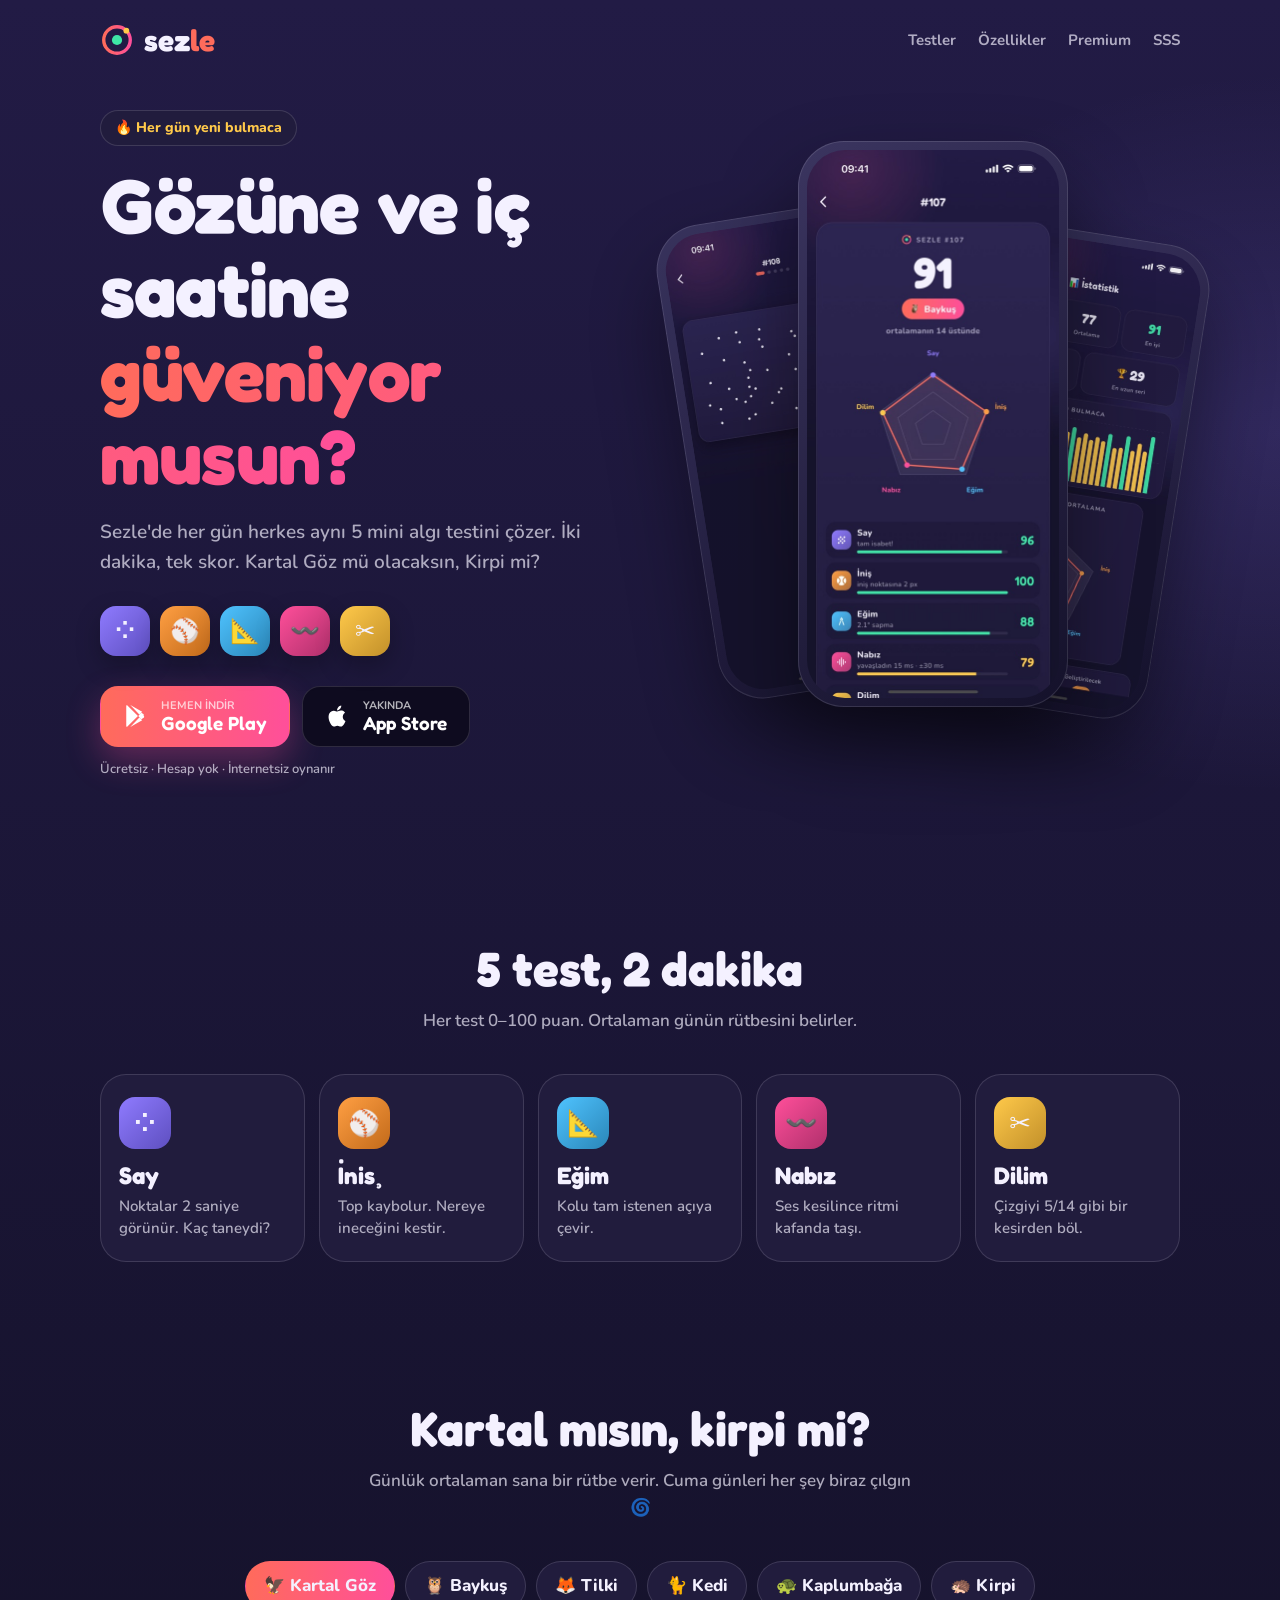
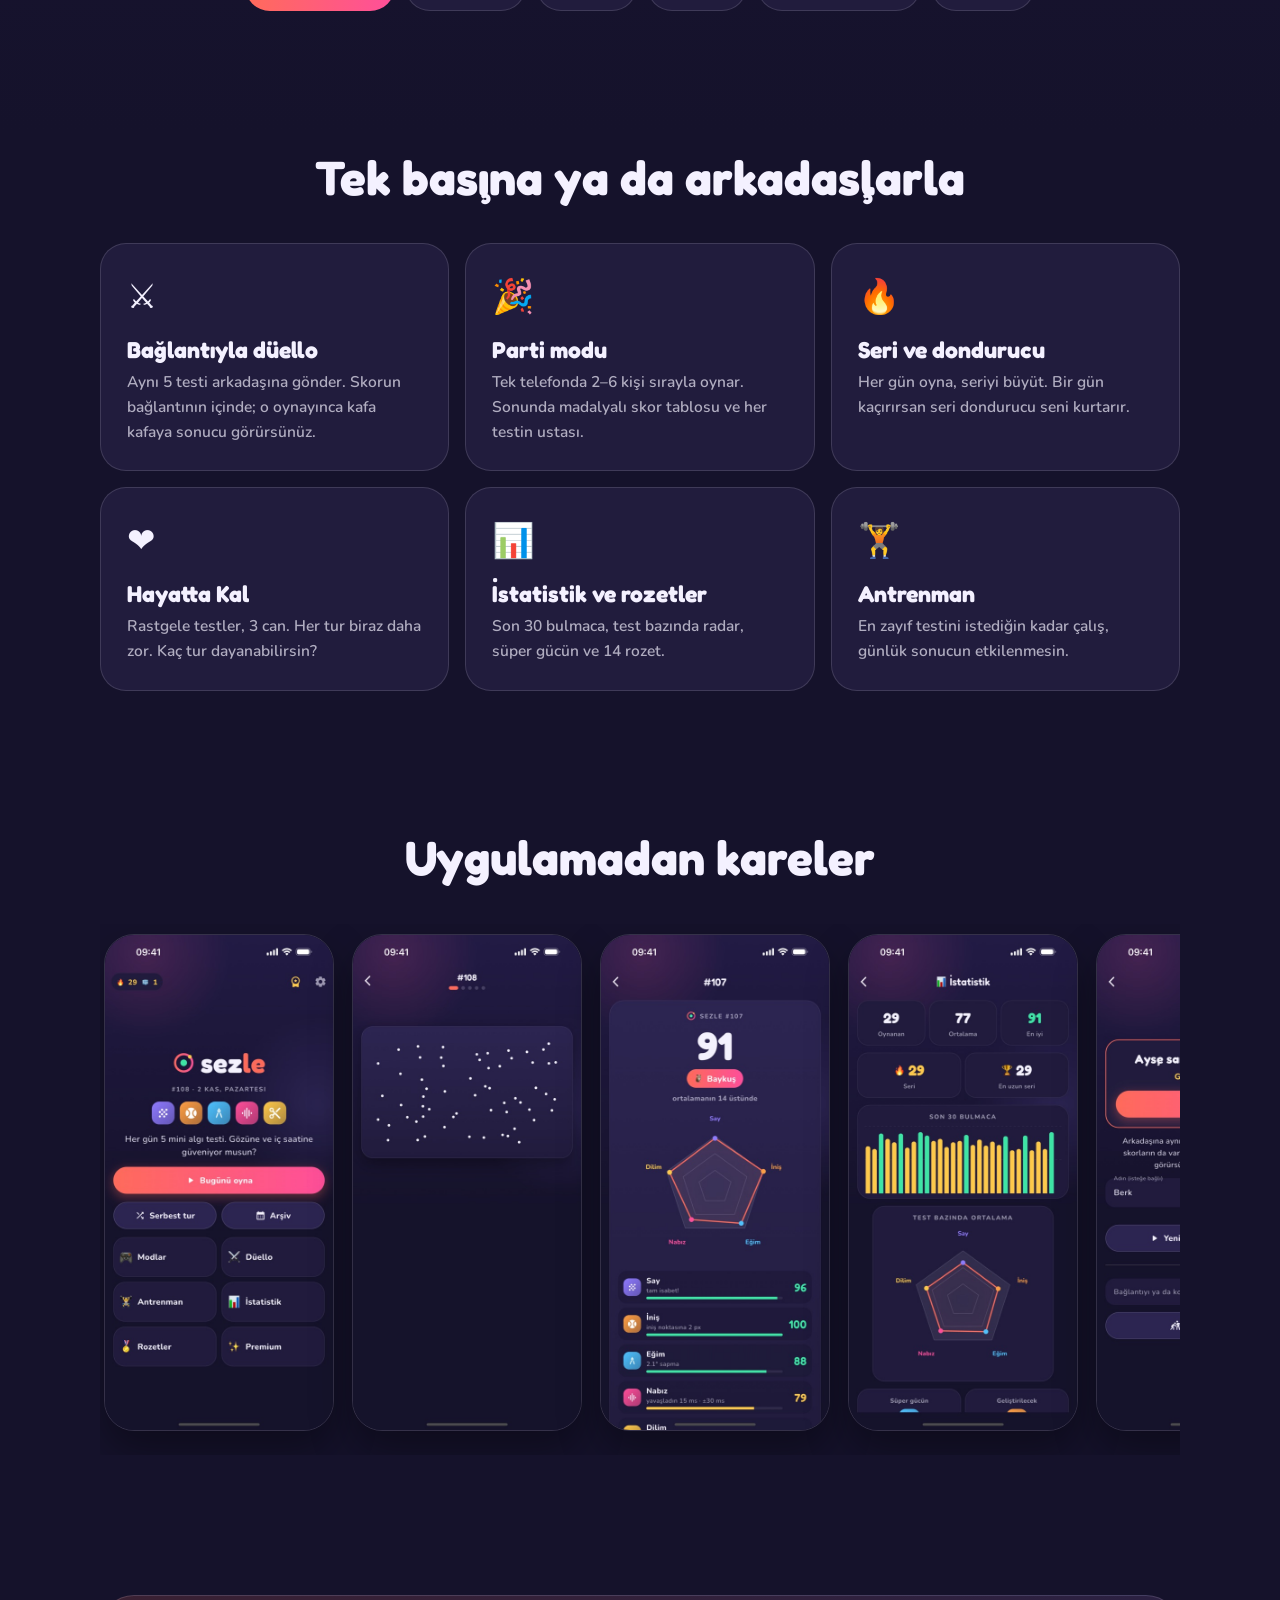
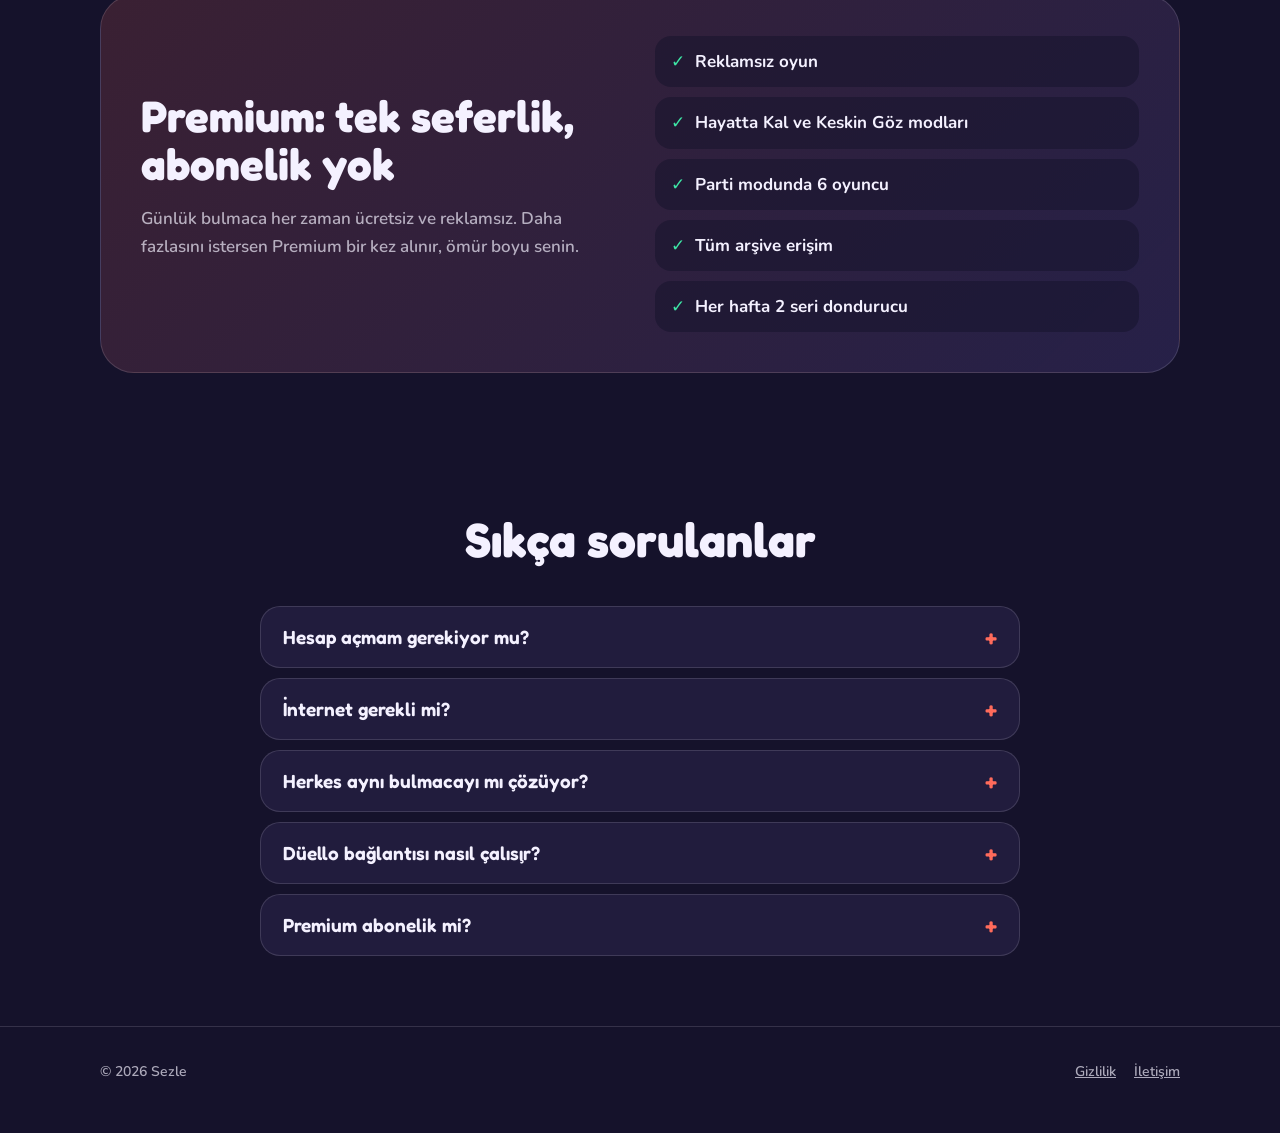
<file: index.html>
<!doctype html>
<html lang="tr">
<head>
<meta charset="utf-8">
<meta name="viewport" content="width=device-width, initial-scale=1">
<title>Sezle — Günlük algı oyunu</title>
<meta name="description" content="Her gün 5 mini algı testi: Say, İniş, Eğim, Nabız, Dilim. İki dakika, tek skor. Seri yap, arkadaşına meydan oku.">
<meta property="og:title" content="Sezle — Günlük algı oyunu">
<meta property="og:description" content="Her gün 5 mini algı testi. Kartal Göz mü olacaksın, Kirpi mi?">
<meta property="og:image" content="https://sezle.vercel.app/img/icon.png">
<meta name="theme-color" content="#15122B">
<link rel="icon" href="/favicon.png">
<link rel="apple-touch-icon" href="/apple-touch-icon.png">
<link rel="preconnect" href="https://fonts.googleapis.com">
<link rel="preconnect" href="https://fonts.gstatic.com" crossorigin>
<link rel="stylesheet" href="https://fonts.googleapis.com/css2?family=Fredoka:wght@600;700&family=Nunito:wght@600;700;800&display=swap">
<link rel="stylesheet" href="/style.css">
</head>
<body>
<div class="wrap">
  <nav>
    <a class="brand" href="/"><svg class="logo" viewBox="0 0 40 40"><defs><linearGradient id="lg" x1="0" x2="1"><stop offset="0" stop-color="#FF6B5B"/><stop offset="1" stop-color="#FF4F9A"/></linearGradient></defs><circle cx="20" cy="20" r="15.6" fill="none" stroke="url(#lg)" stroke-width="4"/><circle cx="20" cy="20" r="6" fill="#3EE6A6"/><circle cx="31" cy="9" r="3.4" fill="#FFC94A"/></svg><span>sez<span class="le">le</span></span></a>
    <div class="links"><a href="#testler">Testler</a><a href="#ozellikler">Özellikler</a><a href="#premium">Premium</a><a href="#sss">SSS</a></div>
  </nav>

  <header class="hero">
    <div>
      <span class="eyebrow">🔥 Her gün yeni bulmaca</span>
      <h1>Gözüne ve iç saatine <em>güveniyor musun?</em></h1>
      <p class="lead">Sezle'de her gün herkes aynı 5 mini algı testini çözer. İki dakika, tek skor. Kartal Göz mü olacaksın, Kirpi mi?</p>
      <div class="badges">
        <span class="badge c-violet">⁘</span><span class="badge c-orange">⚾</span><span class="badge c-sky">📐</span><span class="badge c-pink">〰️</span><span class="badge c-gold">✂️</span>
      </div>
      <div class="cta">
        <a class="store primary" href="https://play.google.com/store/apps/details?id=com.sezle.app">
          <svg viewBox="0 0 24 24"><path d="M3.6 1.8 13.8 12 3.6 22.2c-.4-.2-.6-.6-.6-1.1V2.9c0-.5.2-.9.6-1.1Zm11.5 11.5 2.6 2.6-11 6.3 8.4-8.9Zm0-2.6L6.7 1.8l11 6.3-2.6 2.6Zm4 1.1c.6.4.6 1.4 0 1.8l-2.2 1.3-2.8-2.9 2.8-2.9 2.2 1.3Z"/></svg>
          <span><small>HEMEN İNDİR</small><b>Google Play</b></span></a>
        <a class="store" href="#" aria-disabled="true">
          <svg viewBox="0 0 24 24"><path d="M16.4 12.6c0-2.4 2-3.6 2.1-3.7-1.1-1.7-2.9-1.9-3.5-1.9-1.5-.2-2.9.9-3.7.9-.8 0-1.9-.9-3.2-.8-1.6 0-3.1 1-4 2.4-1.7 3-.4 7.4 1.2 9.8.8 1.2 1.8 2.5 3 2.4 1.2 0 1.7-.8 3.1-.8 1.5 0 1.9.8 3.2.8 1.3 0 2.2-1.2 3-2.4.9-1.4 1.3-2.7 1.3-2.8 0 0-2.5-1-2.5-3.9ZM14 5.4c.7-.8 1.1-1.9 1-3-1 0-2.1.7-2.8 1.5-.6.7-1.2 1.8-1 2.9 1.1.1 2.1-.6 2.8-1.4Z"/></svg>
          <span><small>YAKINDA</small><b>App Store</b></span></a>
      </div>
      <p class="soon">Ücretsiz · Hesap yok · İnternetsiz oynanır</p>
    </div>
    <div class="phones">
      <div class="glow"></div>
      <div class="phone b"><img src="/img/04-play.jpg" alt="Say testi: ekranda beliren noktalar"></div>
      <div class="phone c"><img src="/img/07-stats.jpg" alt="İstatistik ekranı"></div>
      <div class="phone a"><img src="/img/03-results.jpg" alt="Günün sonucu: 91, Baykuş rütbesi ve radar grafiği"></div>
    </div>
  </header>
</div>

<section id="testler">
  <div class="wrap">
    <div class="sec-title"><h2>5 test, 2 dakika</h2><p>Her test 0–100 puan. Ortalaman günün rütbesini belirler.</p></div>
    <div class="tests">
      <div class="test"><div class="ic c-violet">⁘</div><h3>Say</h3><p>Noktalar 2 saniye görünür. Kaç taneydi?</p></div>
      <div class="test"><div class="ic c-orange">⚾</div><h3>İniş</h3><p>Top kaybolur. Nereye ineceğini kestir.</p></div>
      <div class="test"><div class="ic c-sky">📐</div><h3>Eğim</h3><p>Kolu tam istenen açıya çevir.</p></div>
      <div class="test"><div class="ic c-pink">〰️</div><h3>Nabız</h3><p>Ses kesilince ritmi kafanda taşı.</p></div>
      <div class="test"><div class="ic c-gold">✂️</div><h3>Dilim</h3><p>Çizgiyi 5/14 gibi bir kesirden böl.</p></div>
    </div>
  </div>
</section>

<section>
  <div class="wrap">
    <div class="sec-title"><h2>Kartal mısın, kirpi mi?</h2><p>Günlük ortalaman sana bir rütbe verir. Cuma günleri her şey biraz çılgın 🌀</p></div>
    <div class="ranks">
      <span class="rank top">🦅 Kartal Göz</span><span class="rank">🦉 Baykuş</span><span class="rank">🦊 Tilki</span><span class="rank">🐈 Kedi</span><span class="rank">🐢 Kaplumbağa</span><span class="rank">🦔 Kirpi</span>
    </div>
  </div>
</section>

<section id="ozellikler">
  <div class="wrap">
    <div class="sec-title"><h2>Tek başına ya da arkadaşlarla</h2></div>
    <div class="features">
      <div class="feat"><div class="e">⚔️</div><h3>Bağlantıyla düello</h3><p>Aynı 5 testi arkadaşına gönder. Skorun bağlantının içinde; o oynayınca kafa kafaya sonucu görürsünüz.</p></div>
      <div class="feat"><div class="e">🎉</div><h3>Parti modu</h3><p>Tek telefonda 2–6 kişi sırayla oynar. Sonunda madalyalı skor tablosu ve her testin ustası.</p></div>
      <div class="feat"><div class="e">🔥</div><h3>Seri ve dondurucu</h3><p>Her gün oyna, seriyi büyüt. Bir gün kaçırırsan seri dondurucu seni kurtarır.</p></div>
      <div class="feat"><div class="e">❤️</div><h3>Hayatta Kal</h3><p>Rastgele testler, 3 can. Her tur biraz daha zor. Kaç tur dayanabilirsin?</p></div>
      <div class="feat"><div class="e">📊</div><h3>İstatistik ve rozetler</h3><p>Son 30 bulmaca, test bazında radar, süper gücün ve 14 rozet.</p></div>
      <div class="feat"><div class="e">🏋️</div><h3>Antrenman</h3><p>En zayıf testini istediğin kadar çalış, günlük sonucun etkilenmesin.</p></div>
    </div>
  </div>
</section>

<section>
  <div class="wrap">
    <div class="sec-title"><h2>Uygulamadan kareler</h2></div>
    <div class="gallery">
      <img src="/img/01-home.jpg" alt="Ana ekran" loading="lazy">
      <img src="/img/04-play.jpg" alt="Say testi" loading="lazy">
      <img src="/img/03-results.jpg" alt="Sonuç ekranı" loading="lazy">
      <img src="/img/07-stats.jpg" alt="İstatistikler" loading="lazy">
      <img src="/img/09-duel.jpg" alt="Düello daveti" loading="lazy">
      <img src="/img/08-modes.jpg" alt="Modlar" loading="lazy">
    </div>
  </div>
</section>

<section id="premium">
  <div class="wrap">
    <div class="premium">
      <div>
        <h2>Premium: tek seferlik, abonelik yok</h2>
        <p style="color:var(--dim)">Günlük bulmaca her zaman ücretsiz ve reklamsız. Daha fazlasını istersen Premium bir kez alınır, ömür boyu senin.</p>
      </div>
      <ul>
        <li>Reklamsız oyun</li>
        <li>Hayatta Kal ve Keskin Göz modları</li>
        <li>Parti modunda 6 oyuncu</li>
        <li>Tüm arşive erişim</li>
        <li>Her hafta 2 seri dondurucu</li>
      </ul>
    </div>
  </div>
</section>

<section id="sss">
  <div class="wrap">
    <div class="sec-title"><h2>Sıkça sorulanlar</h2></div>
    <div class="faq">
      <details><summary>Hesap açmam gerekiyor mu?</summary><p>Hayır. Sezle hesap istemez; skorların ve serin yalnızca kendi cihazında tutulur.</p></details>
      <details><summary>İnternet gerekli mi?</summary><p>Günlük bulmaca ve tüm testler internetsiz oynanır. Reklamlar ve paylaşım için bağlantı gerekir.</p></details>
      <details><summary>Herkes aynı bulmacayı mı çözüyor?</summary><p>Evet. Her gün dünyadaki tüm oyuncular aynı 5 testi çözer, bu yüzden skorlarınızı karşılaştırabilirsiniz.</p></details>
      <details><summary>Düello bağlantısı nasıl çalışır?</summary><p>Bağlantı testlerin tohumunu ve senin skorlarını taşır. Arkadaşın açınca aynı testleri oynar, sonunda iki radar üst üste gelir.</p></details>
      <details><summary>Premium abonelik mi?</summary><p>Hayır, tek seferlik satın alımdır. Telefon değiştirirsen "Satın alımı geri yükle" ile geri alırsın.</p></details>
    </div>
  </div>
</section>

<footer>
  <div class="wrap">
    <span>© 2026 Sezle</span>
    <span><a href="/privacy">Gizlilik</a><a href="mailto:berkalimeral@gmail.com">İletişim</a></span>
  </div>
</footer>
</body>
</html>
</file>
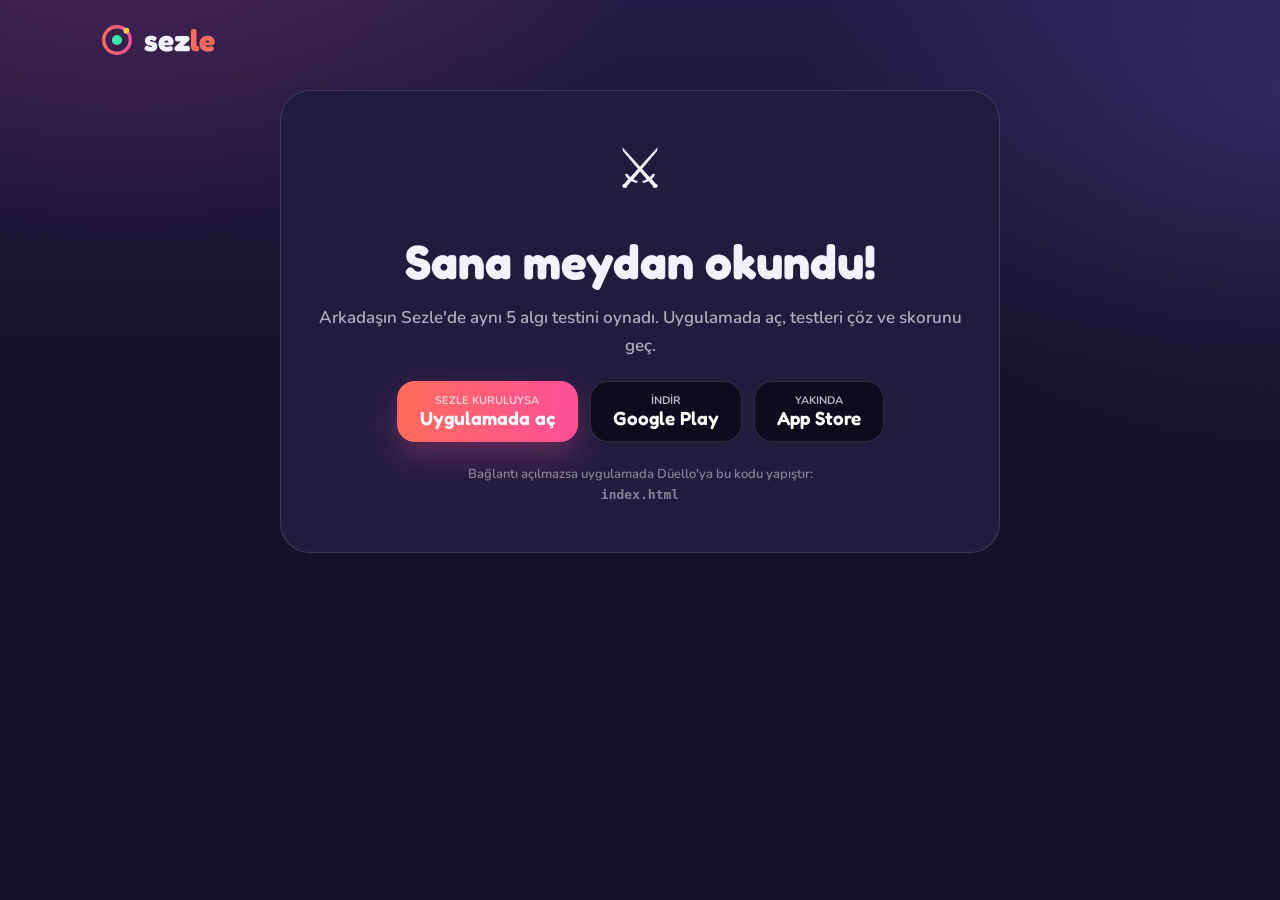
<file: d/index.html>
<!doctype html>
<html lang="tr">
<head>
<meta charset="utf-8">
<title>Sezle düellosu</title>
<meta property="og:title" content="Sezle düellosu ⚔️">
<meta property="og:description" content="Arkadaşın sana meydan okuyor. Aynı 5 algı testini oyna, skorunu geç!">
<meta property="og:image" content="https://sezle.vercel.app/img/icon.png">
<meta name="viewport" content="width=device-width, initial-scale=1">
<meta name="theme-color" content="#15122B">
<link rel="icon" href="/favicon.png">
<link rel="stylesheet" href="https://fonts.googleapis.com/css2?family=Fredoka:wght@600;700&family=Nunito:wght@600;700;800&display=swap">
<link rel="stylesheet" href="/style.css">
</head>
<body>
<div class="wrap"><nav><a class="brand" href="/"><svg class="logo" viewBox="0 0 40 40"><defs><linearGradient id="lg" x1="0" x2="1"><stop offset="0" stop-color="#FF6B5B"/><stop offset="1" stop-color="#FF4F9A"/></linearGradient></defs><circle cx="20" cy="20" r="15.6" fill="none" stroke="url(#lg)" stroke-width="4"/><circle cx="20" cy="20" r="6" fill="#3EE6A6"/><circle cx="31" cy="9" r="3.4" fill="#FFC94A"/></svg><span>sez<span class="le">le</span></span></a></nav></div>
<main class="page">
  <div class="card">
    <div style="font-size:56px">⚔️</div>
    <h1>Sana meydan okundu!</h1>
    <p>Arkadaşın Sezle'de aynı 5 algı testini oynadı. Uygulamada aç, testleri çöz ve skorunu geç.</p>
    <div class="cta" style="justify-content:center;margin-top:22px">
      <a class="store primary" id="open" href="#"><span><small>SEZLE KURULUYSA</small><b>Uygulamada aç</b></span></a>
      <a class="store" href="https://play.google.com/store/apps/details?id=com.sezle.app"><span><small>İNDİR</small><b>Google Play</b></span></a>
      <a class="store" href="#"><span><small>YAKINDA</small><b>App Store</b></span></a>
    </div>
    <p style="font-size:13px;margin-top:22px;word-break:break-all;opacity:.7">Bağlantı açılmazsa uygulamada Düello'ya bu kodu yapıştır:<br><code id="code"></code></p>
  </div>
</main>
<script>
  // https://sezle.app/d/SZ1-xxxx → sezle://d/SZ1-xxxx (Universal/App Links open the app
  // directly when installed; this page is the fallback).
  var code = location.pathname.split('/d/')[1] || location.hash.slice(1);
  var deep = 'sezle://d/' + code;
  document.getElementById('open').href = deep;
  document.getElementById('code').textContent = code;
  if (code) setTimeout(function () { location.href = deep; }, 300);
</script>
</body>
</html>
</file>
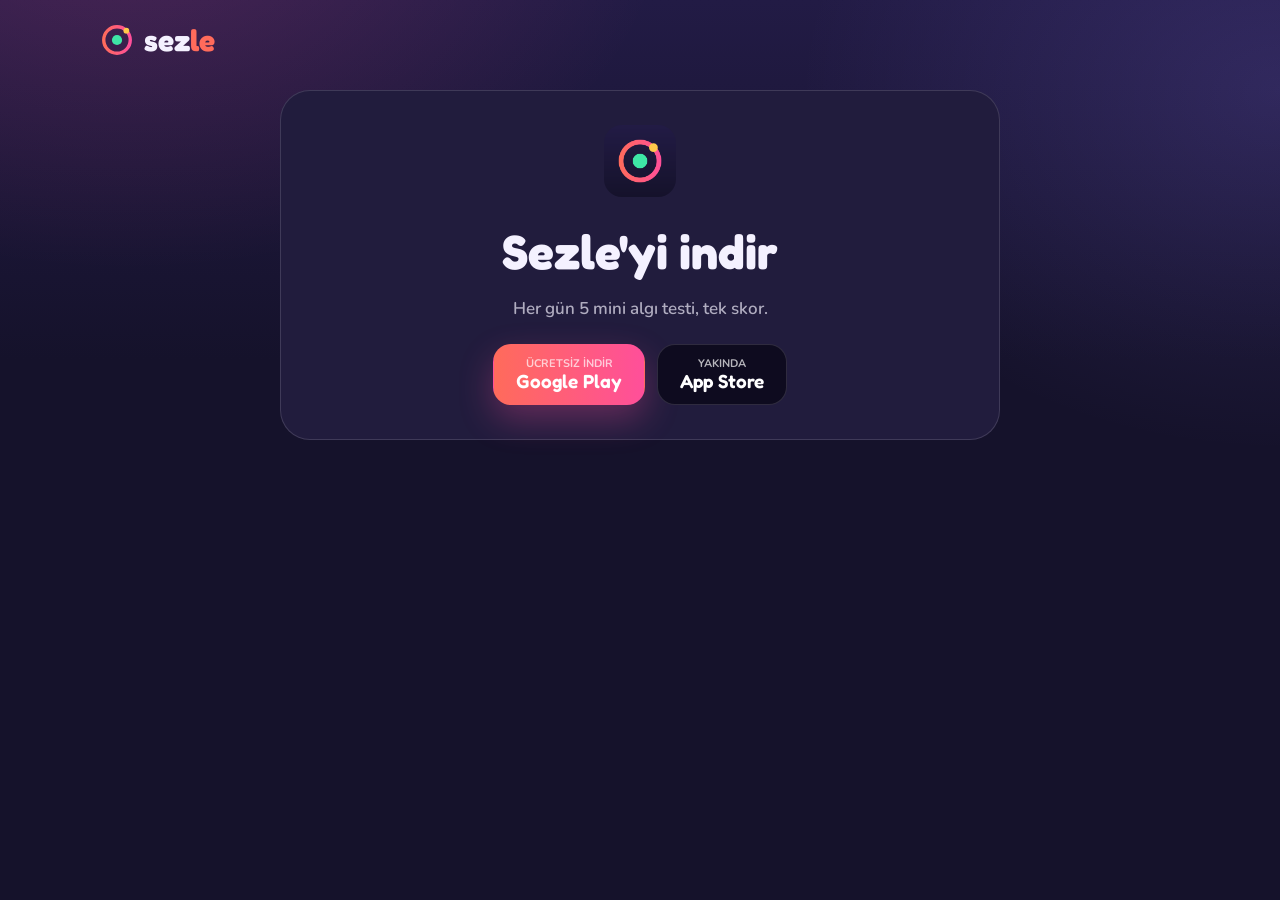
<file: indir.html>
<!doctype html>
<html lang="tr">
<head>
<meta charset="utf-8">
<title>Sezle'yi indir</title>
<meta property="og:title" content="Sezle: Günlük Algı Oyunu">
<meta property="og:description" content="Her gün 5 mini algı testi, tek skor. Google Play'den ücretsiz indir.">
<meta property="og:image" content="https://sezle.vercel.app/img/icon.png">
<meta name="viewport" content="width=device-width, initial-scale=1">
<meta name="theme-color" content="#15122B">
<link rel="icon" href="/favicon.png">
<link rel="stylesheet" href="https://fonts.googleapis.com/css2?family=Fredoka:wght@600;700&family=Nunito:wght@600;700;800&display=swap">
<link rel="stylesheet" href="/style.css">
</head>
<body>
<div class="wrap"><nav><a class="brand" href="/"><svg class="logo" viewBox="0 0 40 40"><defs><linearGradient id="lg" x1="0" x2="1"><stop offset="0" stop-color="#FF6B5B"/><stop offset="1" stop-color="#FF4F9A"/></linearGradient></defs><circle cx="20" cy="20" r="15.6" fill="none" stroke="url(#lg)" stroke-width="4"/><circle cx="20" cy="20" r="6" fill="#3EE6A6"/><circle cx="31" cy="9" r="3.4" fill="#FFC94A"/></svg><span>sez<span class="le">le</span></span></a></nav></div>
<main class="page">
  <div class="card">
    <img src="/img/icon.png" alt="" width="72" height="72" style="border-radius:18px">
    <h1>Sezle'yi indir</h1>
    <p>Her gün 5 mini algı testi, tek skor.</p>
    <div class="cta" style="justify-content:center;margin-top:22px">
      <a class="store primary" id="play" href="https://play.google.com/store/apps/details?id=com.sezle.app"><span><small>ÜCRETSİZ İNDİR</small><b>Google Play</b></span></a>
      <a class="store" href="#" aria-disabled="true"><span><small>YAKINDA</small><b>App Store</b></span></a>
    </div>
    <p id="hint" style="font-size:13px;margin-top:22px;opacity:.7;display:none">Play Store açılmazsa sağ üstteki <b>⋮</b> menüsünden <b>Tarayıcıda aç</b>'ı seçip tekrar dokun.</p>
  </div>
</main>
<script>
  // Instagram/Facebook in-app browsers show play.google.com as a web page instead of
  // opening the Play Store app. On Android, an intent:// link hands off to the Play Store
  // app; browser_fallback_url covers devices without it.
  (function () {
    var ua = navigator.userAgent || '';
    if (!/Android/i.test(ua)) return;
    var src = new URLSearchParams(location.search).get('k') || (/Instagram/i.test(ua) ? 'instagram' : 'web');
    var ref = encodeURIComponent('utm_source=' + src + '&utm_medium=indir');
    var web = 'https://play.google.com/store/apps/details?id=com.sezle.app&referrer=' + ref;
    var intent = 'intent://details?id=com.sezle.app&referrer=' + ref +
      '#Intent;scheme=market;package=com.android.vending;S.browser_fallback_url=' +
      encodeURIComponent(web) + ';end';
    var a = document.getElementById('play');
    a.href = intent;
    if (/Instagram|FBAN|FBAV/i.test(ua)) document.getElementById('hint').style.display = 'block';
    setTimeout(function () { location.href = intent; }, 250);
  })();
</script>
</body>
</html>
</file>
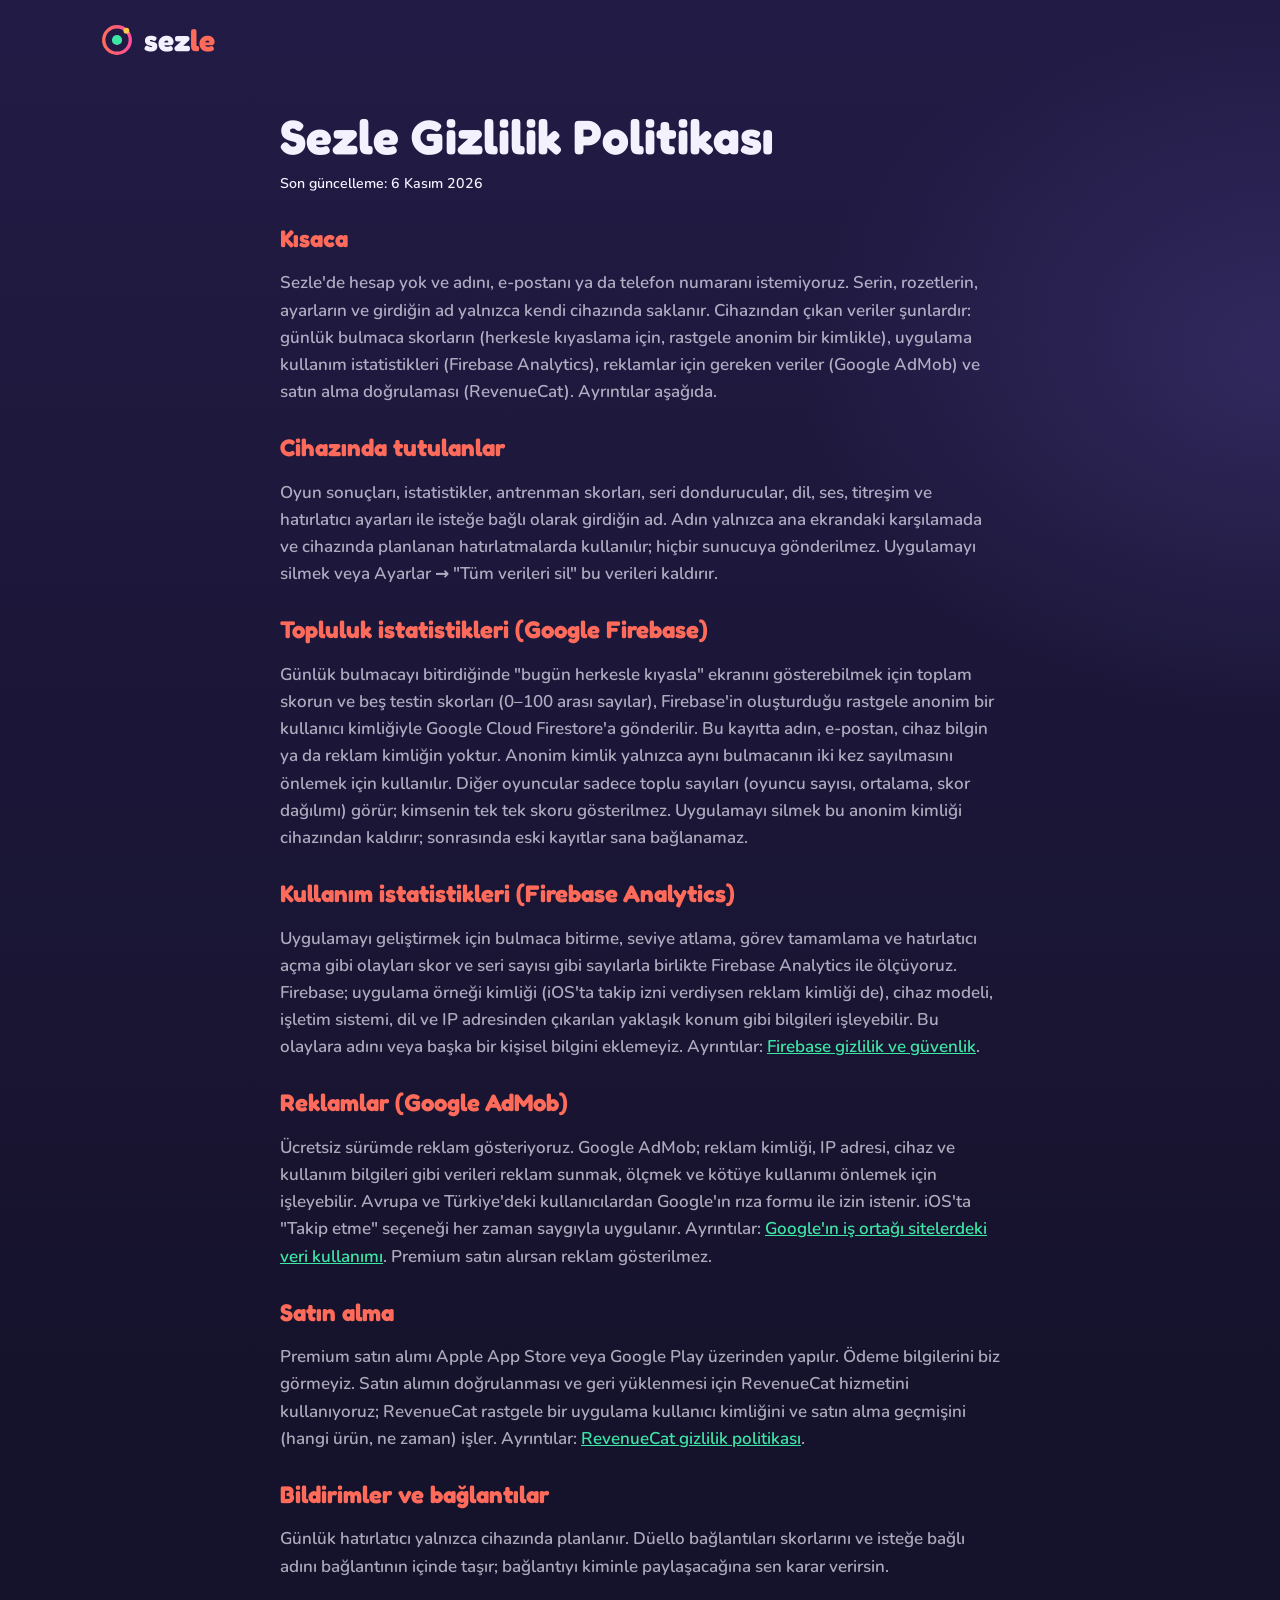
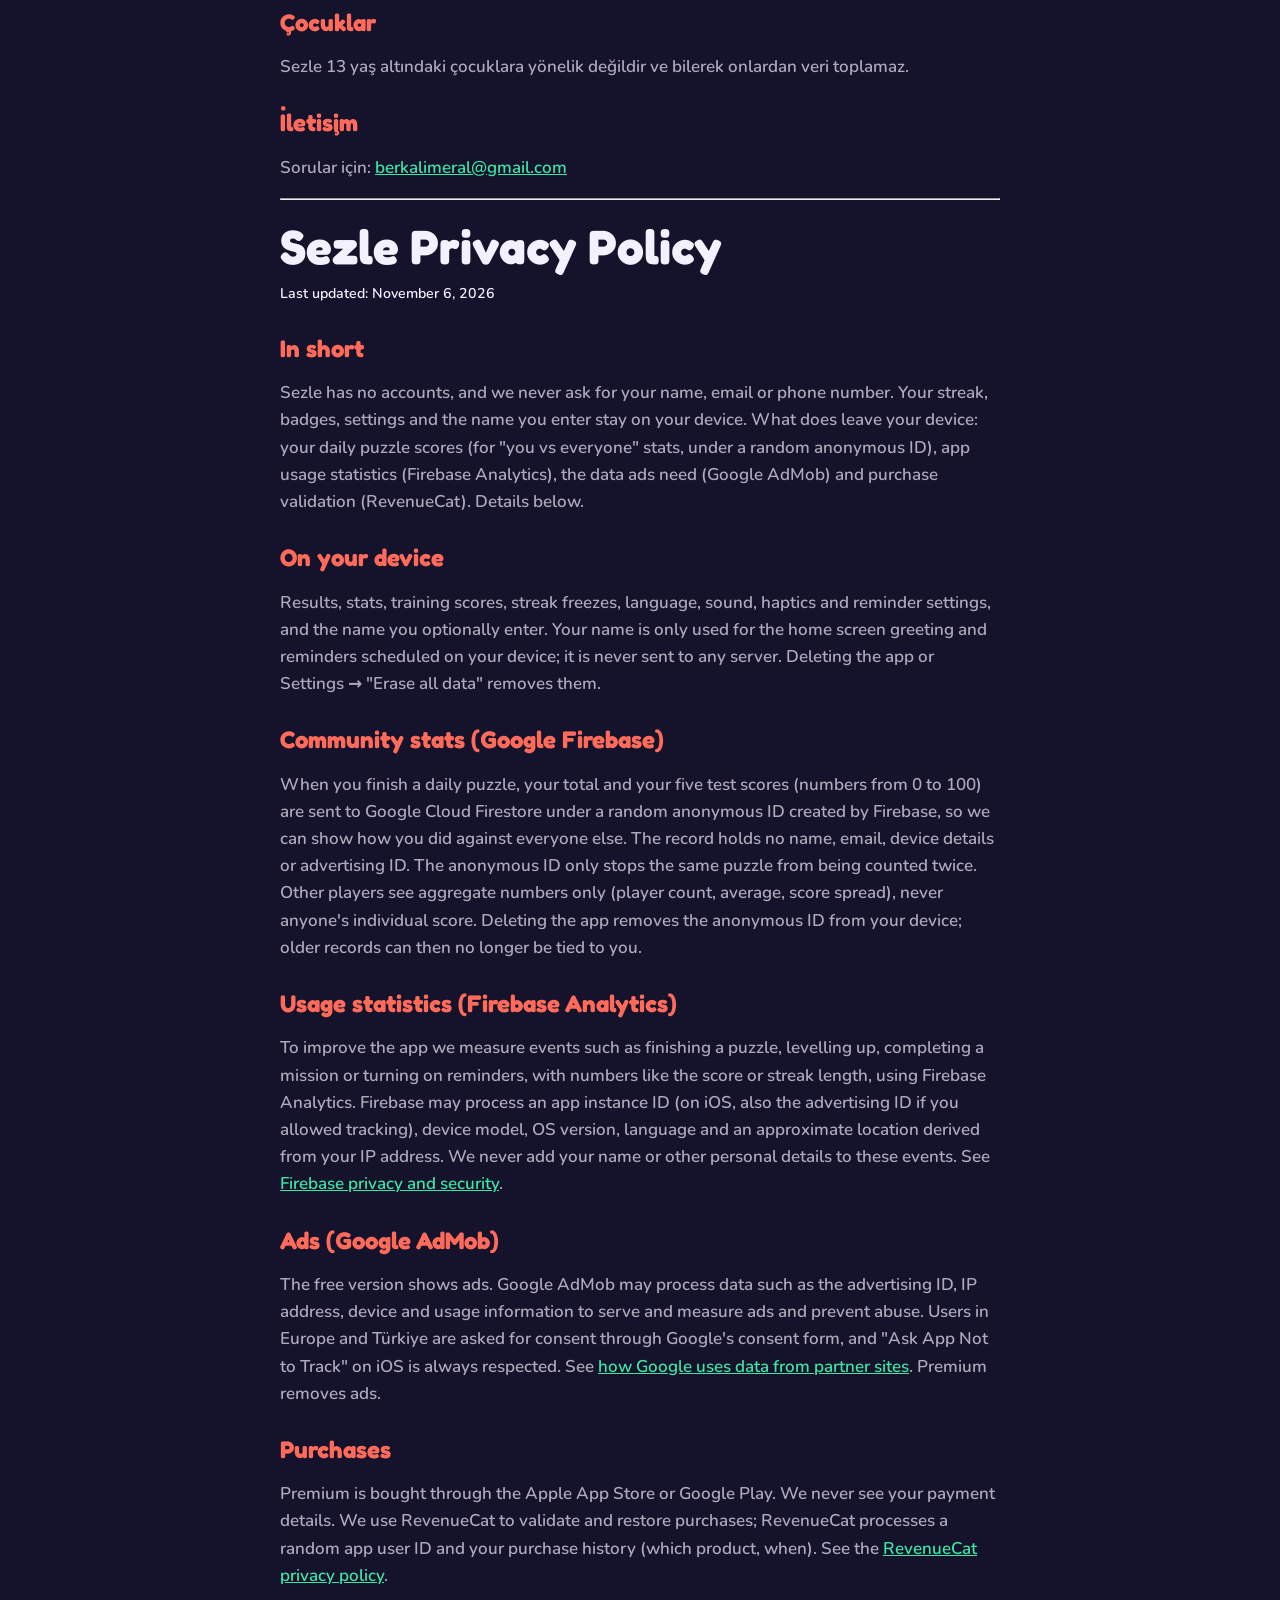
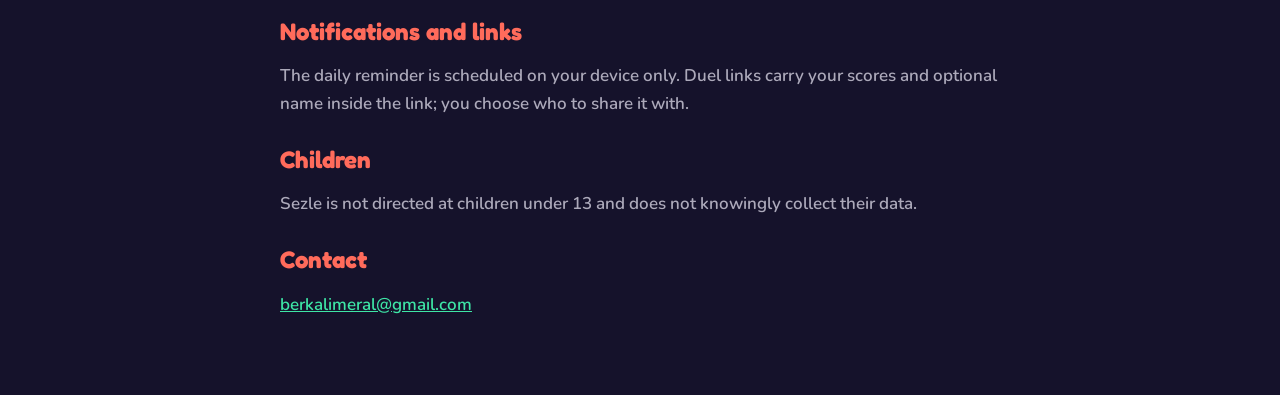
<file: privacy.html>
<!doctype html>
<html lang="tr">
<head>
<meta charset="utf-8">
<title>Sezle Gizlilik Politikası</title>
<meta name="viewport" content="width=device-width, initial-scale=1">
<meta name="theme-color" content="#15122B">
<link rel="icon" href="/favicon.png">
<link rel="stylesheet" href="https://fonts.googleapis.com/css2?family=Fredoka:wght@600;700&family=Nunito:wght@600;700;800&display=swap">
<link rel="stylesheet" href="/style.css">
</head>
<body>
<div class="wrap"><nav><a class="brand" href="/"><svg class="logo" viewBox="0 0 40 40"><defs><linearGradient id="lg" x1="0" x2="1"><stop offset="0" stop-color="#FF6B5B"/><stop offset="1" stop-color="#FF4F9A"/></linearGradient></defs><circle cx="20" cy="20" r="15.6" fill="none" stroke="url(#lg)" stroke-width="4"/><circle cx="20" cy="20" r="6" fill="#3EE6A6"/><circle cx="31" cy="9" r="3.4" fill="#FFC94A"/></svg><span>sez<span class="le">le</span></span></a></nav></div>
<main class="page">
<h1>Sezle Gizlilik Politikası</h1>
<small>Son güncelleme: 6 Kasım 2026</small>

<h2>Kısaca</h2>
<p>Sezle'de hesap yok ve adını, e-postanı ya da telefon numaranı istemiyoruz. Serin, rozetlerin, ayarların ve girdiğin ad yalnızca kendi cihazında saklanır. Cihazından çıkan veriler şunlardır: günlük bulmaca skorların (herkesle kıyaslama için, rastgele anonim bir kimlikle), uygulama kullanım istatistikleri (Firebase Analytics), reklamlar için gereken veriler (Google AdMob) ve satın alma doğrulaması (RevenueCat). Ayrıntılar aşağıda.</p>

<h2>Cihazında tutulanlar</h2>
<p>Oyun sonuçları, istatistikler, antrenman skorları, seri dondurucular, dil, ses, titreşim ve hatırlatıcı ayarları ile isteğe bağlı olarak girdiğin ad. Adın yalnızca ana ekrandaki karşılamada ve cihazında planlanan hatırlatmalarda kullanılır; hiçbir sunucuya gönderilmez. Uygulamayı silmek veya Ayarlar → "Tüm verileri sil" bu verileri kaldırır.</p>

<h2>Topluluk istatistikleri (Google Firebase)</h2>
<p>Günlük bulmacayı bitirdiğinde "bugün herkesle kıyasla" ekranını gösterebilmek için toplam skorun ve beş testin skorları (0–100 arası sayılar), Firebase'in oluşturduğu rastgele anonim bir kullanıcı kimliğiyle Google Cloud Firestore'a gönderilir. Bu kayıtta adın, e-postan, cihaz bilgin ya da reklam kimliğin yoktur. Anonim kimlik yalnızca aynı bulmacanın iki kez sayılmasını önlemek için kullanılır. Diğer oyuncular sadece toplu sayıları (oyuncu sayısı, ortalama, skor dağılımı) görür; kimsenin tek tek skoru gösterilmez. Uygulamayı silmek bu anonim kimliği cihazından kaldırır; sonrasında eski kayıtlar sana bağlanamaz.</p>

<h2>Kullanım istatistikleri (Firebase Analytics)</h2>
<p>Uygulamayı geliştirmek için bulmaca bitirme, seviye atlama, görev tamamlama ve hatırlatıcı açma gibi olayları skor ve seri sayısı gibi sayılarla birlikte Firebase Analytics ile ölçüyoruz. Firebase; uygulama örneği kimliği (iOS'ta takip izni verdiysen reklam kimliği de), cihaz modeli, işletim sistemi, dil ve IP adresinden çıkarılan yaklaşık konum gibi bilgileri işleyebilir. Bu olaylara adını veya başka bir kişisel bilgini eklemeyiz. Ayrıntılar: <a href="https://firebase.google.com/support/privacy">Firebase gizlilik ve güvenlik</a>.</p>

<h2>Reklamlar (Google AdMob)</h2>
<p>Ücretsiz sürümde reklam gösteriyoruz. Google AdMob; reklam kimliği, IP adresi, cihaz ve kullanım bilgileri gibi verileri reklam sunmak, ölçmek ve kötüye kullanımı önlemek için işleyebilir. Avrupa ve Türkiye'deki kullanıcılardan Google'ın rıza formu ile izin istenir. iOS'ta "Takip etme" seçeneği her zaman saygıyla uygulanır. Ayrıntılar: <a href="https://policies.google.com/technologies/partner-sites">Google'ın iş ortağı sitelerdeki veri kullanımı</a>. Premium satın alırsan reklam gösterilmez.</p>

<h2>Satın alma</h2>
<p>Premium satın alımı Apple App Store veya Google Play üzerinden yapılır. Ödeme bilgilerini biz görmeyiz. Satın alımın doğrulanması ve geri yüklenmesi için RevenueCat hizmetini kullanıyoruz; RevenueCat rastgele bir uygulama kullanıcı kimliğini ve satın alma geçmişini (hangi ürün, ne zaman) işler. Ayrıntılar: <a href="https://www.revenuecat.com/privacy">RevenueCat gizlilik politikası</a>.</p>

<h2>Bildirimler ve bağlantılar</h2>
<p>Günlük hatırlatıcı yalnızca cihazında planlanır. Düello bağlantıları skorlarını ve isteğe bağlı adını bağlantının içinde taşır; bağlantıyı kiminle paylaşacağına sen karar verirsin.</p>

<h2>Çocuklar</h2>
<p>Sezle 13 yaş altındaki çocuklara yönelik değildir ve bilerek onlardan veri toplamaz.</p>

<h2>İletişim</h2>
<p>Sorular için: <a href="mailto:berkalimeral@gmail.com">berkalimeral@gmail.com</a></p>

<hr>

<h1>Sezle Privacy Policy</h1>
<small>Last updated: November 6, 2026</small>
<h2>In short</h2>
<p>Sezle has no accounts, and we never ask for your name, email or phone number. Your streak, badges, settings and the name you enter stay on your device. What does leave your device: your daily puzzle scores (for "you vs everyone" stats, under a random anonymous ID), app usage statistics (Firebase Analytics), the data ads need (Google AdMob) and purchase validation (RevenueCat). Details below.</p>
<h2>On your device</h2>
<p>Results, stats, training scores, streak freezes, language, sound, haptics and reminder settings, and the name you optionally enter. Your name is only used for the home screen greeting and reminders scheduled on your device; it is never sent to any server. Deleting the app or Settings → "Erase all data" removes them.</p>
<h2>Community stats (Google Firebase)</h2>
<p>When you finish a daily puzzle, your total and your five test scores (numbers from 0 to 100) are sent to Google Cloud Firestore under a random anonymous ID created by Firebase, so we can show how you did against everyone else. The record holds no name, email, device details or advertising ID. The anonymous ID only stops the same puzzle from being counted twice. Other players see aggregate numbers only (player count, average, score spread), never anyone's individual score. Deleting the app removes the anonymous ID from your device; older records can then no longer be tied to you.</p>
<h2>Usage statistics (Firebase Analytics)</h2>
<p>To improve the app we measure events such as finishing a puzzle, levelling up, completing a mission or turning on reminders, with numbers like the score or streak length, using Firebase Analytics. Firebase may process an app instance ID (on iOS, also the advertising ID if you allowed tracking), device model, OS version, language and an approximate location derived from your IP address. We never add your name or other personal details to these events. See <a href="https://firebase.google.com/support/privacy">Firebase privacy and security</a>.</p>
<h2>Ads (Google AdMob)</h2>
<p>The free version shows ads. Google AdMob may process data such as the advertising ID, IP address, device and usage information to serve and measure ads and prevent abuse. Users in Europe and Türkiye are asked for consent through Google's consent form, and "Ask App Not to Track" on iOS is always respected. See <a href="https://policies.google.com/technologies/partner-sites">how Google uses data from partner sites</a>. Premium removes ads.</p>
<h2>Purchases</h2>
<p>Premium is bought through the Apple App Store or Google Play. We never see your payment details. We use RevenueCat to validate and restore purchases; RevenueCat processes a random app user ID and your purchase history (which product, when). See the <a href="https://www.revenuecat.com/privacy">RevenueCat privacy policy</a>.</p>
<h2>Notifications and links</h2>
<p>The daily reminder is scheduled on your device only. Duel links carry your scores and optional name inside the link; you choose who to share it with.</p>
<h2>Children</h2>
<p>Sezle is not directed at children under 13 and does not knowingly collect their data.</p>
<h2>Contact</h2>
<p><a href="mailto:berkalimeral@gmail.com">berkalimeral@gmail.com</a></p>
</main>
</body>
</html>
</file>
<file: style.css>
:root {
  --bg: #15122B; --bg-top: #221B45; --panel: #211C3D; --panel-hi: #2C2552;
  --ink: #F4F1FF; --dim: rgba(244,241,255,.68); --faint: rgba(244,241,255,.14);
  --coral: #FF6B5B; --pink: #FF4F9A; --mint: #3EE6A6; --gold: #FFC94A; --violet: #8F7BFF; --sky: #4FC3FF; --orange: #FF9F43;
  --grad: linear-gradient(90deg, var(--coral), var(--pink));
  --display: "Fredoka", system-ui, sans-serif;
  --body: "Nunito", system-ui, -apple-system, sans-serif;
}
* { box-sizing: border-box; }
html { scroll-behavior: smooth; }
body {
  margin: 0; color: var(--ink); font: 600 17px/1.6 var(--body);
  background: radial-gradient(900px 600px at 10% -10%, rgba(255,79,154,.18), transparent 60%),
              radial-gradient(800px 600px at 100% 10%, rgba(143,123,255,.16), transparent 60%),
              linear-gradient(180deg, var(--bg-top), var(--bg) 40%);
  background-color: var(--bg); min-height: 100vh; overflow-x: hidden;
}
a { color: var(--mint); }
.wrap { max-width: 1120px; margin: 0 auto; padding: 0 20px; }
h1, h2, h3 { font-family: var(--display); font-weight: 700; line-height: 1.1; margin: 0; }

/* nav */
nav { display: flex; align-items: center; justify-content: space-between; padding: 22px 0; }
.brand { display: flex; align-items: center; gap: 10px; font: 700 30px var(--display); color: var(--ink); text-decoration: none; }
.brand .le { color: var(--coral); }
.logo { width: 34px; height: 34px; }
nav .links { display: flex; gap: 22px; }
nav .links a { color: var(--dim); text-decoration: none; font-weight: 700; font-size: 15px; }
nav .links a:hover { color: var(--ink); }

/* hero */
.hero { display: grid; grid-template-columns: 1.05fr .95fr; gap: 40px; align-items: center; padding: 30px 0 80px; }
.eyebrow { display: inline-flex; gap: 8px; align-items: center; padding: 6px 14px; border-radius: 99px; background: var(--panel);
           border: 1px solid var(--faint); color: var(--gold); font-size: 14px; font-weight: 800; }
.hero h1 { font-size: clamp(44px, 6.4vw, 76px); margin: 18px 0 18px; letter-spacing: -.01em; }
.hero h1 em { font-style: normal; background: var(--grad); -webkit-background-clip: text; background-clip: text; color: transparent; }
.hero p.lead { color: var(--dim); font-size: 19px; max-width: 520px; margin: 0 0 28px; }
.badges { display: flex; gap: 10px; margin-bottom: 30px; }
.badge { width: 50px; height: 50px; border-radius: 16px; display: grid; place-items: center; font-size: 24px;
         box-shadow: 0 10px 24px rgba(0,0,0,.25); animation: pop .5s cubic-bezier(.34,1.56,.64,1) both; }
.badge:nth-child(2) { animation-delay: .07s } .badge:nth-child(3) { animation-delay: .14s }
.badge:nth-child(4) { animation-delay: .21s } .badge:nth-child(5) { animation-delay: .28s }
@keyframes pop { from { transform: scale(.4); opacity: 0 } }
.cta { display: flex; flex-wrap: wrap; gap: 12px; }
.store { display: inline-flex; align-items: center; gap: 12px; padding: 12px 22px; border-radius: 18px; text-decoration: none;
         color: #fff; background: #0E0B1F; border: 1px solid var(--faint); transition: transform .15s, border-color .15s; }
.store:hover { transform: translateY(-2px); border-color: rgba(244,241,255,.35); }
.store small { display: block; font-size: 11px; opacity: .7; font-weight: 700; line-height: 1.2; }
.store b { display: block; font: 600 19px/1.15 var(--display); }
.store svg { width: 26px; height: 26px; fill: #fff; flex: none; }
.store.primary { background: var(--grad); border-color: transparent; box-shadow: 0 14px 34px rgba(255,79,154,.3); }
.soon { font-size: 13px; color: var(--dim); margin-top: 12px; }

/* phones */
.phones { position: relative; height: 620px; }
.phone { position: absolute; width: 270px; border-radius: 46px; padding: 9px; background: linear-gradient(145deg, #3B3560, #14112A);
         box-shadow: 0 40px 80px rgba(0,0,0,.45), inset 0 0 0 1px rgba(255,255,255,.12); }
.phone img { display: block; width: 100%; border-radius: 38px; }
.phone.a { left: 50%; top: 0; transform: translateX(-50%) rotate(0deg); z-index: 2; animation: float 6s ease-in-out infinite; }
.phone.b { left: 0; top: 70px; transform: rotate(-9deg); width: 230px; opacity: .92; }
.phone.c { right: 0; top: 90px; transform: rotate(9deg); width: 230px; opacity: .92; }
@keyframes float { 50% { transform: translateX(-50%) translateY(-12px); } }
.glow { position: absolute; inset: 15% 10%; background: radial-gradient(closest-side, rgba(255,107,91,.35), transparent); filter: blur(30px); }

/* sections */
section { padding: 70px 0; }
.sec-title { text-align: center; margin-bottom: 40px; }
.sec-title h2 { font-size: clamp(32px, 4.4vw, 48px); }
.sec-title p { color: var(--dim); margin: 12px auto 0; max-width: 560px; }
.tests { display: grid; grid-template-columns: repeat(5, 1fr); gap: 14px; }
.test { background: var(--panel); border: 1px solid var(--faint); border-radius: 26px; padding: 22px 18px; transition: transform .2s; }
.test:hover { transform: translateY(-4px); }
.test .ic { width: 52px; height: 52px; border-radius: 16px; display: grid; place-items: center; font-size: 26px; margin-bottom: 14px; }
.test h3 { font-size: 24px; margin-bottom: 6px; }
.test p { color: var(--dim); font-size: 15px; margin: 0; line-height: 1.45; }
.c-violet { background: linear-gradient(135deg, var(--violet), #5E4FC0); }
.c-orange { background: linear-gradient(135deg, var(--orange), #C26A1A); }
.c-sky { background: linear-gradient(135deg, var(--sky), #2A86B8); }
.c-pink { background: linear-gradient(135deg, var(--pink), #B0306C); }
.c-gold { background: linear-gradient(135deg, var(--gold), #C2902A); }

.features { display: grid; grid-template-columns: repeat(3, 1fr); gap: 16px; }
.feat { background: var(--panel); border: 1px solid var(--faint); border-radius: 26px; padding: 26px; }
.feat .e { font-size: 34px; }
.feat h3 { font-size: 23px; margin: 12px 0 8px; }
.feat p { color: var(--dim); margin: 0; font-size: 15.5px; }

.ranks { display: flex; flex-wrap: wrap; justify-content: center; gap: 10px; }
.rank { padding: 10px 18px; border-radius: 99px; background: var(--panel); border: 1px solid var(--faint); font-weight: 800; }
.rank.top { background: var(--grad); border-color: transparent; }

.gallery { display: flex; gap: 18px; overflow-x: auto; padding: 10px 4px 24px; scroll-snap-type: x mandatory; }
.gallery img { width: 230px; border-radius: 30px; scroll-snap-align: center; flex: none; border: 1px solid var(--faint);
               box-shadow: 0 20px 40px rgba(0,0,0,.35); }

.premium { background: linear-gradient(135deg, rgba(255,107,91,.16), rgba(143,123,255,.14)); border: 1px solid var(--faint);
           border-radius: 34px; padding: 40px; display: grid; grid-template-columns: 1fr 1fr; gap: 30px; align-items: center; }
.premium h2 { font-size: clamp(30px, 4vw, 44px); }
.premium ul { list-style: none; padding: 0; margin: 0; display: grid; gap: 10px; }
.premium li { background: rgba(21,18,43,.5); border-radius: 16px; padding: 12px 16px; font-weight: 700; }
.premium li::before { content: "✓"; color: var(--mint); margin-right: 10px; font-weight: 900; }

.faq { max-width: 760px; margin: 0 auto; display: grid; gap: 10px; }
.faq details { background: var(--panel); border: 1px solid var(--faint); border-radius: 20px; padding: 18px 22px; }
.faq summary { cursor: pointer; font: 600 19px var(--display); list-style: none; }
.faq summary::after { content: "+"; float: right; color: var(--coral); font-size: 24px; line-height: 1; }
.faq details[open] summary::after { content: "–"; }
.faq p { color: var(--dim); margin: 10px 0 0; }

footer { border-top: 1px solid var(--faint); padding: 34px 0 50px; color: var(--dim); font-size: 14px; }
footer .wrap { display: flex; flex-wrap: wrap; gap: 16px; justify-content: space-between; align-items: center; }
footer a { color: var(--dim); margin-left: 18px; }

/* simple page (privacy / duel) */
.page { max-width: 760px; margin: 0 auto; padding: 10px 20px 60px; }
.page h1 { font-size: clamp(34px, 5vw, 48px); margin: 20px 0 6px; }
.page h2 { font-size: 24px; margin: 30px 0 8px; color: var(--coral); }
.page p, .page li { color: var(--dim); }
.card { background: var(--panel); border: 1px solid var(--faint); border-radius: 30px; padding: 34px 26px; text-align: center; }

@media (max-width: 900px) {
  .hero { grid-template-columns: 1fr; text-align: center; padding-top: 10px; }
  .hero p.lead { margin-left: auto; margin-right: auto; }
  .badges, .cta { justify-content: center; }
  .phones { height: 480px; }
  .phone.a { width: 220px; } .phone.b, .phone.c { width: 180px; }
  .tests { grid-template-columns: repeat(2, 1fr); }
  .features { grid-template-columns: 1fr; }
  .premium { grid-template-columns: 1fr; padding: 28px 22px; }
  nav .links { display: none; }
}
@media (max-width: 420px) {
  .tests { grid-template-columns: 1fr; }
  .phones { height: 400px; }
  .phone.a { width: 190px; } .phone.b, .phone.c { width: 150px; }
}
@media (prefers-reduced-motion: reduce) { * { animation: none !important; transition: none !important; } }
</file>
